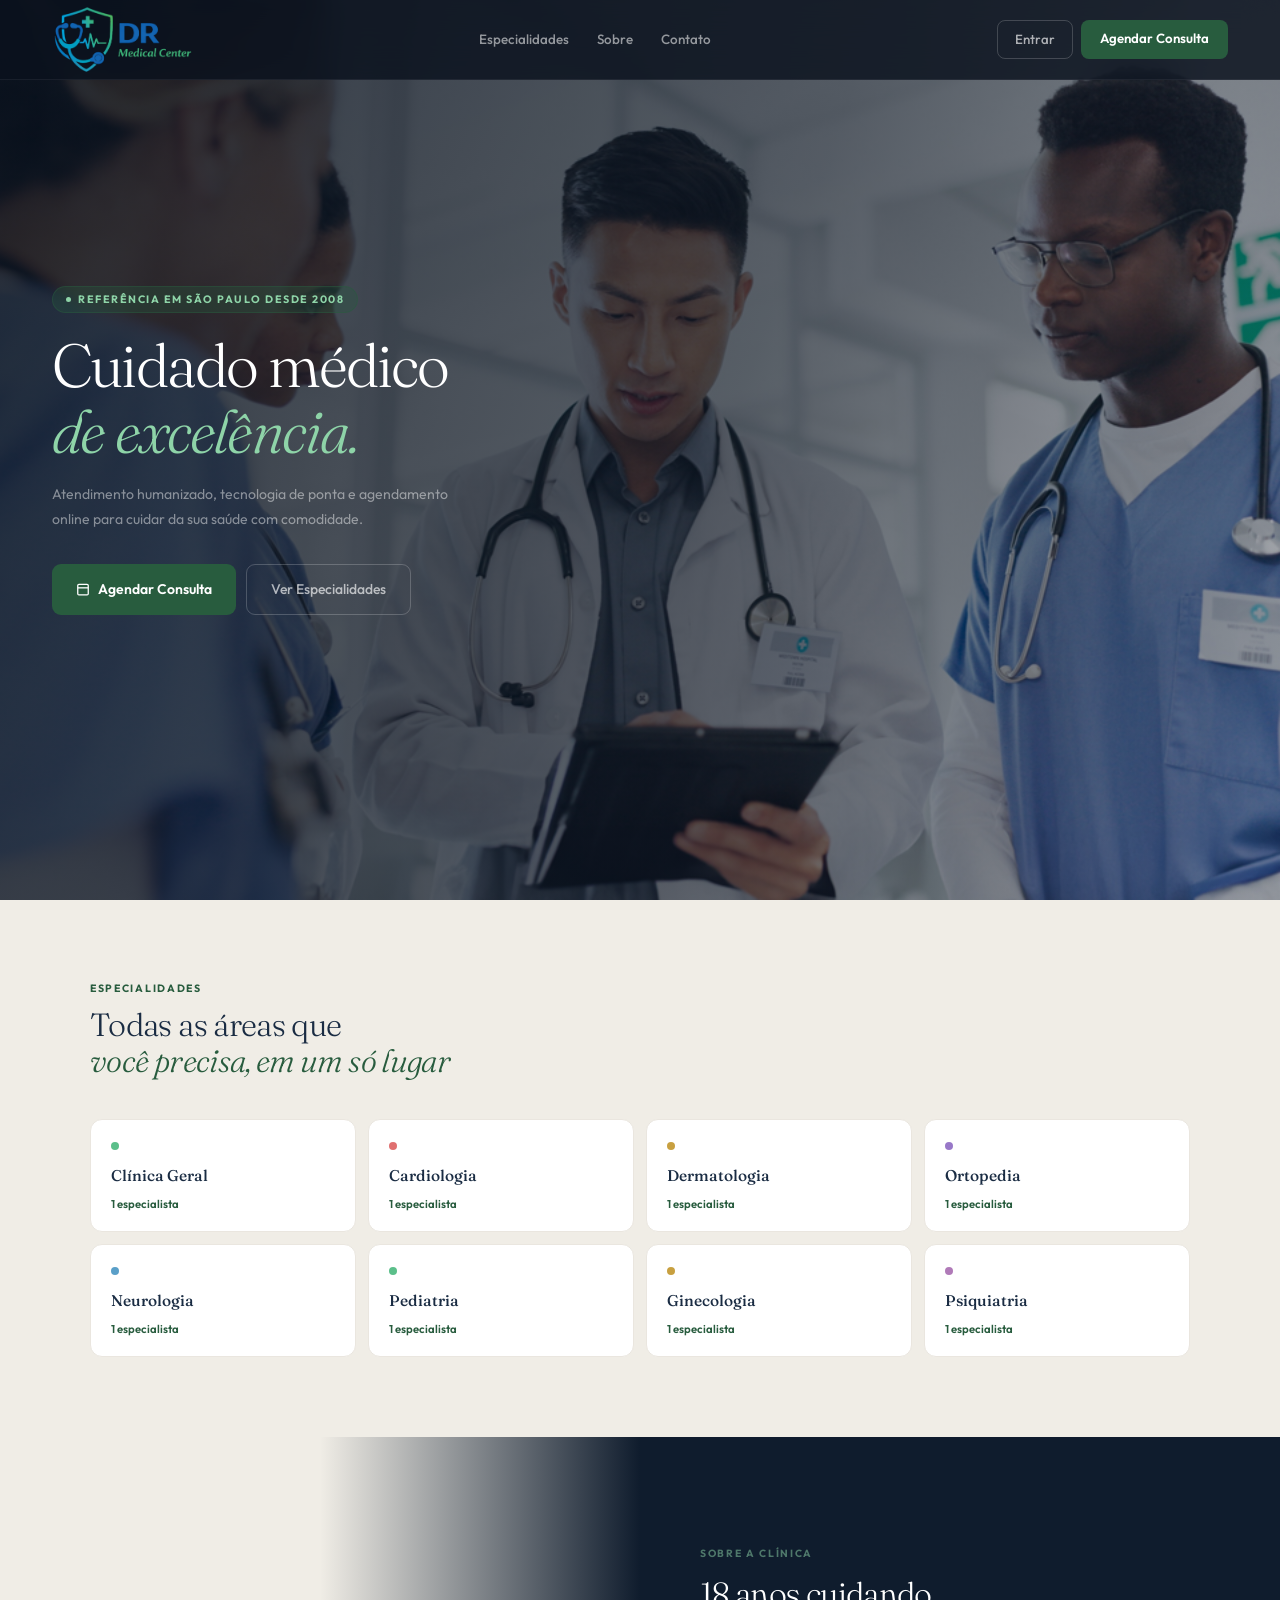
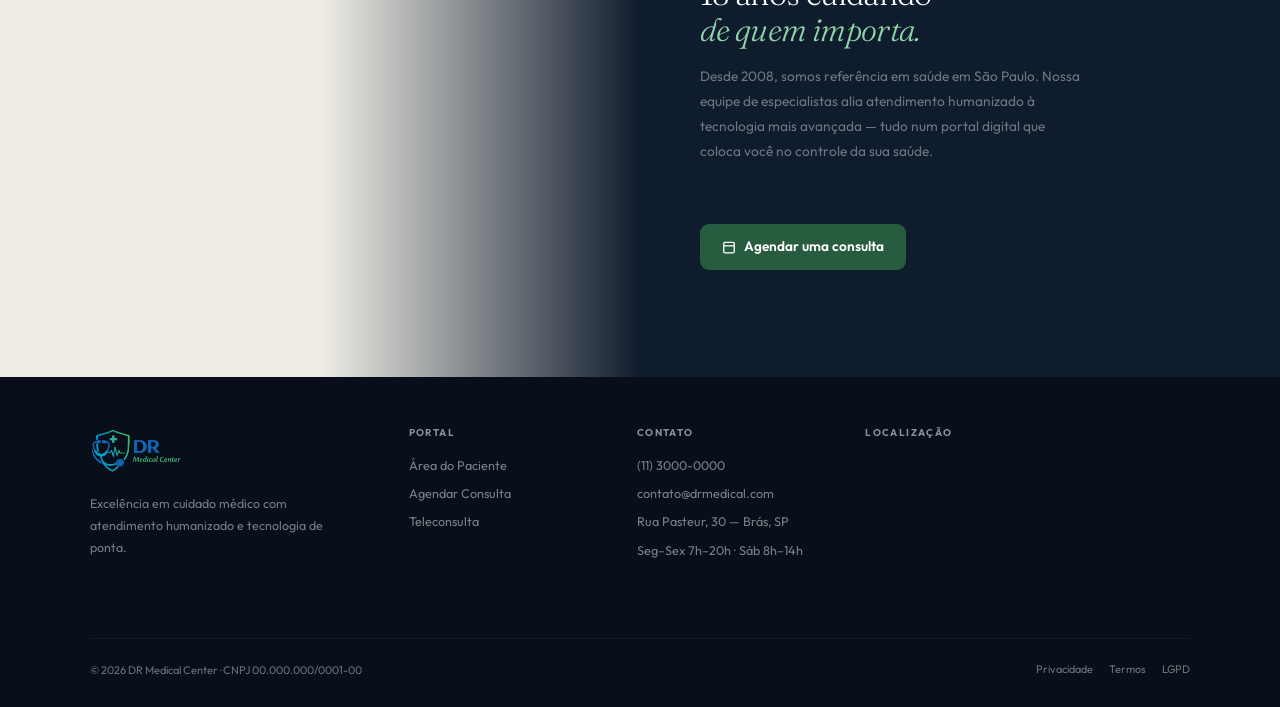
<file: index.html>
<!DOCTYPE html>
<html lang="pt-BR">
<head>
  <meta charset="UTF-8">
  <meta name="viewport" content="width=device-width, initial-scale=1.0">
  <title>DR Medical Center</title>
  <link rel="stylesheet" href="style.css">
</head>
<body>

<!-- NAV -->
<nav class="nav dark" id="nav">
  <a href="#" class="nav-brand">
    <img src="img/logo.png" alt="DR Medical Center" style="display:block; height:80px;">
  </a>
  <div class="nav-links">
    <a href="#especialidades" class="nav-link-land">Especialidades</a>
    <a href="#sobre" class="nav-link-land">Sobre</a>
    <a href="#contato" class="nav-link-land">Contato</a>
  </div>
  <div class="nav-cta">
    <a href="login.html" class="btn-ghost">Entrar</a>
    <a href="login.html" class="btn-green-nav">Agendar Consulta</a>
  </div>
</nav>

<!-- HERO -->
<section class="hero">
  <div class="hero-bg"></div>
  <div class="hero-body">
    <div class="hero-eyebrow">Referência em São Paulo desde 2008</div>
    <h1 class="hero-h1">Cuidado médico<br><em>de excelência.</em></h1>
    <p class="hero-sub">Atendimento humanizado, tecnologia de ponta e agendamento online para cuidar da sua saúde com comodidade.</p>
    <div class="hero-actions">
      <a href="login.html" class="hero-btn-primary">
        <svg width="14" height="14" viewBox="0 0 24 24" fill="none" stroke="currentColor" stroke-width="2.2"><rect x="3" y="4" width="18" height="18" rx="2"/><line x1="3" y1="10" x2="21" y2="10"/></svg>
        Agendar Consulta
      </a>
      <a href="#especialidades" class="hero-btn-secondary">Ver Especialidades</a>
    </div>
  </div>
</section>

<!-- ESPECIALIDADES -->
<section id="especialidades" class="specs-section">
  <div class="specs-section-inner">
    <p class="sec-label rv">Especialidades</p>
    <h2 class="sec-h2 rv">Todas as áreas que<br><em>você precisa, em um só lugar</em></h2>
    <div class="specs-grid">
      <a href="login.html" class="spec-card rv d1">
        <div class="spec-dot" style="background:#5BBF8A;"></div>
        <div class="spec-name">Clínica Geral</div>
        <div class="spec-count">1 especialista</div>
      </a>
      <a href="login.html" class="spec-card rv d2">
        <div class="spec-dot" style="background:#E07070;"></div>
        <div class="spec-name">Cardiologia</div>
        <div class="spec-count">1 especialista</div>
      </a>
      <a href="login.html" class="spec-card rv d3">
        <div class="spec-dot" style="background:#C8A040;"></div>
        <div class="spec-name">Dermatologia</div>
        <div class="spec-count">1 especialista</div>
      </a>
      <a href="login.html" class="spec-card rv d4">
        <div class="spec-dot" style="background:#9878C8;"></div>
        <div class="spec-name">Ortopedia</div>
        <div class="spec-count">1 especialista</div>
      </a>
      <a href="login.html" class="spec-card rv d5">
        <div class="spec-dot" style="background:#5A9FC8;"></div>
        <div class="spec-name">Neurologia</div>
        <div class="spec-count">1 especialista</div>
      </a>
      <a href="login.html" class="spec-card rv d6">
        <div class="spec-dot" style="background:#5BBF8A;"></div>
        <div class="spec-name">Pediatria</div>
        <div class="spec-count">1 especialista</div>
      </a>
      <a href="login.html" class="spec-card rv d7">
        <div class="spec-dot" style="background:#C8A040;"></div>
        <div class="spec-name">Ginecologia</div>
        <div class="spec-count">1 especialista</div>
      </a>
      <a href="login.html" class="spec-card rv d8">
        <div class="spec-dot" style="background:#B07AB8;"></div>
        <div class="spec-name">Psiquiatria</div>
        <div class="spec-count">1 especialista</div>
      </a>

    </div>
  </div>
</section>

<!-- ABOUT -->
<section id="sobre" class="about-section">
  <div class="about-photo rv">
    <div class="about-photo-overlay"></div>
  </div>
  <div class="about-text rv d2">
    <p class="about-label">Sobre a Clínica</p>
    <h2 class="about-h2">18 anos cuidando<br><em>de quem importa.</em></h2>
    <p class="about-p">Desde 2008, somos referência em saúde em São Paulo. Nossa equipe de especialistas alia atendimento humanizado à tecnologia mais avançada — tudo num portal digital que coloca você no controle da sua saúde.</p>
    <a href="login.html" class="about-cta">
      <svg width="14" height="14" viewBox="0 0 24 24" fill="none" stroke="currentColor" stroke-width="2.2"><rect x="3" y="4" width="18" height="18" rx="2"/><line x1="3" y1="10" x2="21" y2="10"/></svg>
      Agendar uma consulta
    </a>
  </div>
</section>

<!-- FOOTER -->
<footer class="footer" id="contato">
  <div class="footer-inner">
    <div class="footer-top" style="grid-template-columns: 1.5fr 1fr 1fr 1.8fr;">
      <div>
        <div class="footer-brand">
          <img src="img/logo.png" alt="DR Medical Center" style="height:52px; display:block; margin-bottom:4px;">
        </div>
        <p class="footer-desc">Excelência em cuidado médico com atendimento humanizado e tecnologia de ponta.</p>
      </div>
      <div>
        <div class="footer-col-h">Portal</div>
        <div class="footer-col-links">
          <a href="login.html" class="footer-col-link">Área do Paciente</a>
          <a href="login.html" class="footer-col-link">Agendar Consulta</a>
          <a href="login.html" class="footer-col-link">Teleconsulta</a>
        </div>
      </div>
      <div>
        <div class="footer-col-h">Contato</div>
        <div class="footer-col-links">
          <span class="footer-col-link">(11) 3000-0000</span>
          <span class="footer-col-link">contato@drmedical.com</span>
          <span class="footer-col-link">Rua Pasteur, 30 — Brás, SP</span>
          <span class="footer-col-link">Seg–Sex 7h–20h · Sáb 8h–14h</span>
        </div>
      </div>
      <div>
        <div class="footer-col-h">Localização</div>
        <div class="footer-map">
          <iframe
            src="https://maps.google.com/maps?q=R.+Monsenhor+Andrade,+298,+Br%C3%A1s,+S%C3%A3o+Paulo+SP+03008-000&output=embed"
            width="100%" height="140" style="border:0; border-radius:8px; opacity:.75;"
            allowfullscreen="" loading="lazy"
            referrerpolicy="no-referrer-when-downgrade">
          </iframe>
        </div>
      </div>
    </div>
    <div class="footer-bottom">
      <p class="footer-copy">© 2026 DR Medical Center · CNPJ 00.000.000/0001-00</p>
      <div class="footer-legal">
        <a href="#">Privacidade</a>
        <a href="#">Termos</a>
        <a href="#">LGPD</a>
      </div>
    </div>
  </div>
</footer>

<script>
// Nav scroll effect
window.addEventListener('scroll', () => {
  document.getElementById('nav').classList.toggle('dark', true);
}, { passive: true });

// Smooth anchor scroll
document.querySelectorAll('a[href^="#"]').forEach(a => {
  a.addEventListener('click', e => {
    const t = document.querySelector(a.getAttribute('href'));
    if (t) { e.preventDefault(); t.scrollIntoView({ behavior: 'smooth' }); }
  });
});

// Reveal on scroll
const obs = new IntersectionObserver(entries =>
  entries.forEach(e => { if (e.isIntersecting) { e.target.classList.add('in'); obs.unobserve(e.target); } }),
  { threshold: 0.07, rootMargin: '0px 0px -28px 0px' }
);
document.querySelectorAll('.rv').forEach(el => obs.observe(el));
</script>
</body>
</html>
</file>
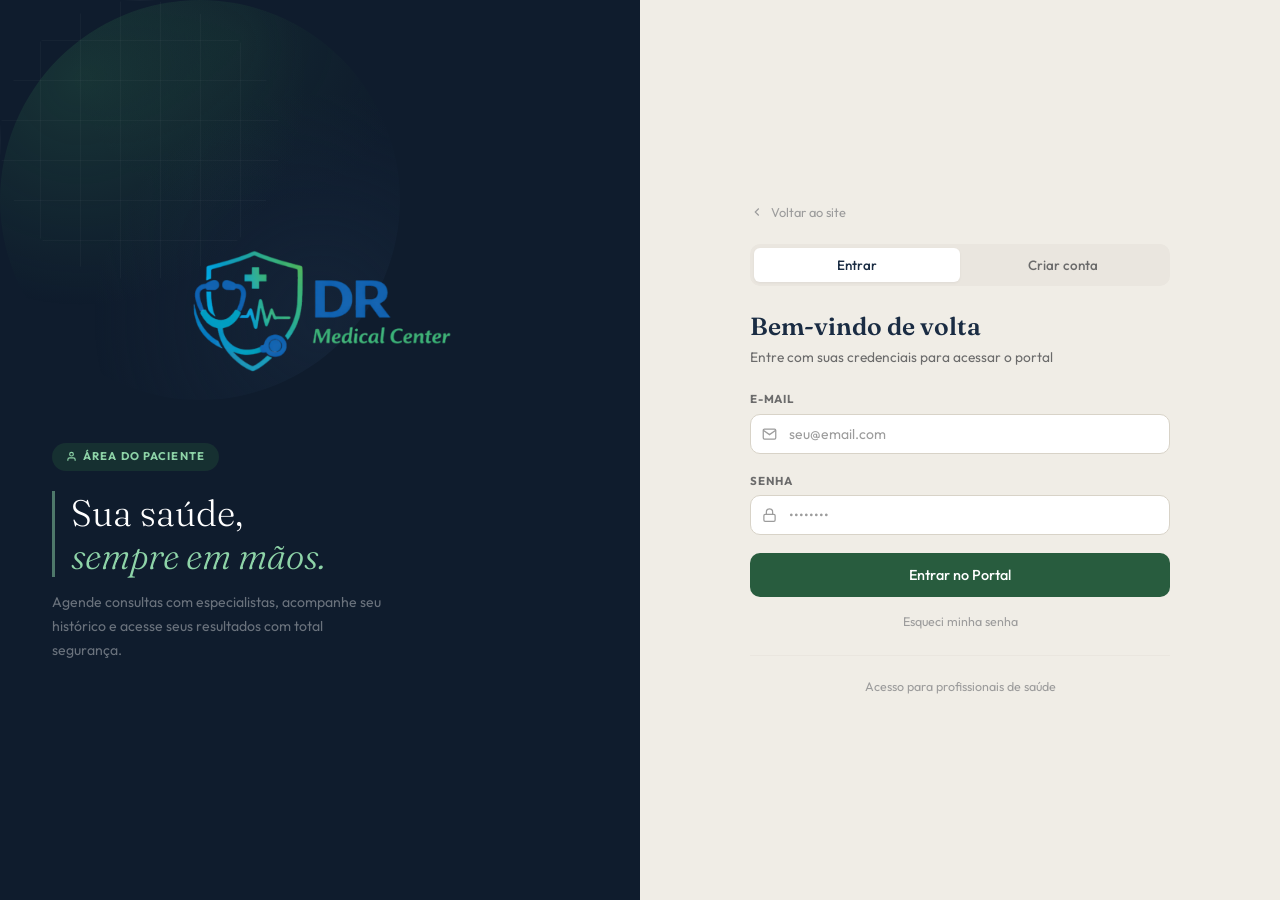
<file: login.html>
<!DOCTYPE html>
<html lang="pt-BR">
<head>
  <meta charset="UTF-8">
  <meta name="viewport" content="width=device-width, initial-scale=1.0">
  <title>DR Medical Center — Acesso ao Portal</title>
  <link rel="stylesheet" href="style.css">
</head>
<body>

<div class="auth-shell">

  <!-- ── Painel esquerdo com a marca ── -->
  <div class="auth-panel">

    <div class="auth-brand">
      <img src="img/logo.png" alt="DR Medical Center" style="display:block; height:150px; margin:0 auto 8px auto;">
    </div>

    <div class="auth-panel-body">
      <div class="auth-role-pill patient">
        <svg viewBox="0 0 24 24"><path d="M20 21v-2a4 4 0 0 0-4-4H8a4 4 0 0 0-4 4v2"/><circle cx="12" cy="7" r="4"/></svg>
        Área do Paciente
      </div>
      <h2 class="auth-panel-h2">Sua saúde,<em class="green-em">sempre em mãos.</em></h2>
      <p class="auth-panel-desc">Agende consultas com especialistas, acompanhe seu histórico e acesse seus resultados com total segurança.</p>
    </div>

  </div>

  <!-- ── Painel direito com os formulários ── -->
  <div class="auth-form-panel">
    <div class="auth-form-box">

      <!-- Botão voltar ao site -->
      <button class="auth-back" id="btn-voltar">
        <svg viewBox="0 0 24 24"><polyline points="15 18 9 12 15 6"/></svg>
        Voltar ao site
      </button>

      <!-- Mensagem de erro (lida da URL via JS) -->
      <div id="msg-erro" class="callout callout-red form-mb" style="display:none;">
        <svg viewBox="0 0 24 24"><circle cx="12" cy="12" r="10"/><line x1="12" y1="8" x2="12" y2="12"/></svg>
        <div id="msg-erro-texto"></div>
      </div>

      <!-- Abas: Entrar / Criar conta -->
      <div class="auth-tabs">
        <button class="auth-tab active" data-tab="form-login">Entrar</button>
        <button class="auth-tab" data-tab="form-register">Criar conta</button>
      </div>

      <!-- ── Formulário de Login ── -->
      <div id="form-login" class="auth-form">
        <div class="auth-heading">
          <h3>Bem-vindo de volta</h3>
          <p>Entre com suas credenciais para acessar o portal</p>
        </div>

        <form method="POST" action="login.php">
          <input type="hidden" name="acao" value="login">

          <div class="form-group form-mb">
            <label class="field-label">E-mail</label>
            <div class="input-icon">
              <svg viewBox="0 0 24 24"><path d="M4 4h16c1.1 0 2 .9 2 2v12c0 1.1-.9 2-2 2H4c-1.1 0-2-.9-2-2V6c0-1.1.9-2 2-2z"/><polyline points="22,6 12,13 2,6"/></svg>
              <input type="email" name="email" placeholder="seu@email.com" required>
            </div>
          </div>

          <div class="form-group form-mb">
            <label class="field-label">Senha</label>
            <div class="input-icon">
              <svg viewBox="0 0 24 24"><rect x="3" y="11" width="18" height="11" rx="2"/><path d="M7 11V7a5 5 0 0 1 10 0v4"/></svg>
              <input type="password" name="senha" placeholder="••••••••" required>
            </div>
          </div>

          <button type="submit" class="btn-block-green">Entrar no Portal</button>
        </form>
        <div class="forgot-link">
          <a href="recuperar_senha.php?tipo=paciente">Esqueci minha senha</a>
        </div>
      </div>

      <!-- ── Formulário de Cadastro ── -->
      <div id="form-register" class="auth-form hidden">
        <div class="auth-heading">
          <h3>Criar conta</h3>
          <p>Preencha seus dados para se cadastrar</p>
        </div>

        <form method="POST" action="login.php">
          <input type="hidden" name="acao" value="cadastro">

          <div class="form-grid form-mb">
            <div class="form-group">
              <label class="field-label">Nome completo *</label>
              <input type="text" name="nome" placeholder="Seu nome" required>
            </div>
            <div class="form-group">
              <label class="field-label">CPF *</label>
              <input type="text" name="cpf" placeholder="000.000.000-00" required>
            </div>
          </div>

          <div class="form-group form-mb">
            <label class="field-label">E-mail *</label>
            <input type="email" name="email" placeholder="seu@email.com" required>
          </div>

          <div class="form-grid form-mb">
            <div class="form-group">
              <label class="field-label">Telefone</label>
              <input type="tel" name="telefone" placeholder="(11) 99999-9999">
            </div>
            <div class="form-group">
              <label class="field-label">Data de Nascimento</label>
              <input type="date" name="nascimento">
            </div>
          </div>

          <div class="form-group form-mb">
            <label class="field-label">Senha *</label>
            <input type="password" name="senha" placeholder="Mínimo 6 caracteres" required>
          </div>

          <button type="submit" class="btn-block-green">Criar Conta</button>
        </form>
      </div>

      <!-- Link discreto para acesso médico -->
      <div class="doctor-subtle-link">
        <a href="medico.php">Acesso para profissionais de saúde</a>
      </div>

    </div>
  </div>

</div>

<script>
  // Troca entre as abas Entrar / Criar conta
  document.querySelectorAll('.auth-tab[data-tab]').forEach(btn => {
    btn.addEventListener('click', () => {
      document.querySelectorAll('.auth-tab').forEach(b => b.classList.remove('active'));
      btn.classList.add('active');
      document.querySelectorAll('.auth-form').forEach(f => f.classList.add('hidden'));
      document.getElementById(btn.dataset.tab).classList.remove('hidden');
    });
  });

  // Botão voltar ao site
  document.getElementById('btn-voltar').addEventListener('click', () => {
    window.location.href = 'index.html';
  });

  // Lê mensagens de erro da URL
  const params = new URLSearchParams(window.location.search);
  if (params.get('erro')) {
    const divErro = document.getElementById('msg-erro');
    const txtErro = document.getElementById('msg-erro-texto');
    txtErro.textContent = params.get('erro');
    divErro.style.display = 'flex';
  }
  if (params.get('tab') === 'register') {
    document.querySelectorAll('.auth-tab').forEach(b => b.classList.remove('active'));
    document.querySelector('[data-tab="form-register"]').classList.add('active');
    document.querySelectorAll('.auth-form').forEach(f => f.classList.add('hidden'));
    document.getElementById('form-register').classList.remove('hidden');
  }
</script>

</body>
</html>
</file>
<file: style.css>
/* ================================================================
   DR MEDICAL CENTER — DESIGN SYSTEM
   Todos os estilos do projeto estão aqui.
   Nenhum style="" deve aparecer nos arquivos HTML/PHP.
   ================================================================ */

@import url('https://fonts.googleapis.com/css2?family=Fraunces:ital,opsz,wght@0,9..144,300;0,9..144,400;0,9..144,600;0,9..144,700;1,9..144,300;1,9..144,400&family=Outfit:wght@300;400;500;600;700&display=swap');

/* ── Variáveis de cor e espaçamento ─────────────────────── */
:root {
  --bg:          #F0EDE6;
  --bg-warm:     #EAE6DD;
  --surface:     #FFFFFF;
  --surface-off: #FAF8F4;

  --ink:         #181818;
  --ink-mid:     #3D3D3D;
  --ink-light:   #6B6B6B;
  --ink-muted:   #9C9C9C;

  --rule:        #D8D3C8;
  --rule-light:  #EAE6DF;

  --navy:        #1A2C43;
  --navy-deep:   #0F1C2D;
  --navy-soft:   #243650;

  --green:       #285C3E;
  --green-mid:   #327A50;
  --green-pale:  #E6F0EB;
  --green-tint:  #F0F7F3;
  --green-glow:  rgba(40,92,62,.15);

  --gold:        #A97428;
  --gold-light:  #F5EDDF;
  --gold-pale:   #FBF6EE;

  --red:         #B02C2C;
  --red-light:   #FAEAEA;
  --amber:       #966018;
  --amber-light: #F7EFE1;
  --violet:      #47337A;
  --violet-light:#EEE9F7;
  --sky:         #1D5C8A;
  --sky-light:   #E5EFF7;

  --sidebar-w: 272px;
  --topbar-h:  64px;

  --r-xs: 3px; --r-sm: 6px; --r-md: 10px; --r-lg: 16px; --r-xl: 22px; --r-pill: 999px;

  --shadow-xs:   0 1px 3px rgba(0,0,0,.05);
  --shadow-sm:   0 2px 10px rgba(0,0,0,.07), 0 1px 2px rgba(0,0,0,.04);
  --shadow-md:   0 6px 28px rgba(0,0,0,.09), 0 2px 8px rgba(0,0,0,.05);
  --shadow-lg:   0 14px 52px rgba(0,0,0,.13), 0 4px 14px rgba(0,0,0,.07);
  --shadow-card: 0 2px 12px rgba(26,44,67,.06), 0 1px 3px rgba(26,44,67,.04);

  --ease: cubic-bezier(.4,0,.2,1);
  --t-fast: 140ms; --t-base: 220ms; --t-slow: 360ms;
}

/* ── Reset ──────────────────────────────────────────────── */
*, *::before, *::after { box-sizing: border-box; margin: 0; padding: 0; }
html { -webkit-font-smoothing: antialiased; scroll-behavior: smooth; }
body { font-family: 'Outfit', sans-serif; font-size: 15px; line-height: 1.6; background: var(--bg); color: var(--ink); }
img, svg { display: block; }
button { font-family: inherit; cursor: pointer; }
a { color: inherit; text-decoration: none; }
ul { list-style: none; }
input, select, textarea { font-family: inherit; }

/* ── Scrollbar ──────────────────────────────────────────── */
::-webkit-scrollbar { width: 5px; height: 5px; }
::-webkit-scrollbar-track { background: transparent; }
::-webkit-scrollbar-thumb { background: var(--rule); border-radius: 3px; }

/* ── Animações ──────────────────────────────────────────── */
@keyframes fadeUp  { from { opacity:0; transform:translateY(12px); } to { opacity:1; transform:translateY(0); } }
@keyframes fadeIn  { from { opacity:0; }                             to { opacity:1; } }
@keyframes slideR  { from { opacity:0; transform:translateX(18px); } to { opacity:1; transform:translateX(0); } }
@keyframes scaleIn { from { opacity:0; transform:scale(.96); }       to { opacity:1; transform:scale(1); } }

.anim-fadeup { animation: fadeUp var(--t-slow) var(--ease) both; }
.page-enter  { animation: fadeUp .3s var(--ease) both; }

/* ── Tipografia ─────────────────────────────────────────── */
h1,h2,h3 { font-family: 'Fraunces', serif; font-weight: 600; color: var(--navy); line-height: 1.2; }
h1 { font-size: 2.8rem; }
h2 { font-size: 2rem; }
h3 { font-size: 1.45rem; }
p  { color: var(--ink-mid); line-height: 1.65; }

.eyebrow {
  font-size: .7rem; font-weight: 700; letter-spacing: .15em;
  text-transform: uppercase; color: var(--green);
}
.text-muted  { color: var(--ink-muted); }
.text-navy   { color: var(--navy); }
.fw-500 { font-weight: 500; }
.fw-600 { font-weight: 600; }
.fs-sm  { font-size: .82rem; }
.fs-xs  { font-size: .75rem; }

/* ── Layout geral ───────────────────────────────────────── */
.app-shell { display: flex; min-height: 100vh; }
.hidden    { display: none !important; }

/* ── Sidebar ────────────────────────────────────────────── */
.sidebar {
  width: var(--sidebar-w); min-width: var(--sidebar-w);
  background: var(--navy);
  display: flex; flex-direction: column;
  position: sticky; top: 0; height: 100vh;
  overflow-y: auto; flex-shrink: 0; z-index: 50;
}
.sidebar-brand {
  padding: 22px 16px 18px;
  border-bottom: 1px solid rgba(255,255,255,.07);
  display: flex; align-items: center; justify-content: center;
}
.sidebar-brand-icon {
  width: 38px; height: 38px; background: var(--green-mid);
  border-radius: var(--r-md);
  display: flex; align-items: center; justify-content: center; flex-shrink: 0;
}
.sidebar-brand-icon svg { width: 20px; height: 20px; stroke: #fff; fill: none; stroke-width: 2.3; stroke-linecap: round; }
.sidebar-brand-text strong { display: block; font-family: 'Fraunces', serif; color: #fff; font-size: 1.05rem; font-weight: 600; line-height: 1.2; }
.sidebar-brand-text span   { font-size: .67rem; letter-spacing: .12em; text-transform: uppercase; color: rgba(255,255,255,.3); }

.sidebar-profile {
  padding: 16px 22px;
  border-bottom: 1px solid rgba(255,255,255,.06);
  display: flex; align-items: center; gap: 11px;
}
.profile-avatar-sm {
  width: 36px; height: 36px; border-radius: 50%;
  background: rgba(255,255,255,.1); border: 1.5px solid rgba(255,255,255,.2);
  display: flex; align-items: center; justify-content: center;
  font-size: .78rem; font-weight: 600; color: rgba(255,255,255,.85); flex-shrink: 0;
}
.sidebar-profile-name { color: rgba(255,255,255,.88); font-size: .86rem; font-weight: 500; }
.sidebar-profile-role { color: rgba(255,255,255,.35); font-size: .7rem; }

.sidebar-nav { flex: 1; padding: 14px 12px; }
.nav-section-label {
  padding: 14px 10px 6px;
  font-size: .65rem; font-weight: 700; letter-spacing: .13em;
  text-transform: uppercase; color: rgba(255,255,255,.22);
}
.nav-link {
  display: flex; align-items: center; gap: 10px;
  padding: 10px; border-radius: var(--r-md);
  color: rgba(255,255,255,.48); font-size: .865rem; font-weight: 400;
  transition: all var(--t-fast) var(--ease);
  cursor: pointer; border: none; background: none;
  width: 100%; text-align: left; margin-bottom: 2px;
}
.nav-link svg         { width: 17px; height: 17px; stroke: currentColor; fill: none; stroke-width: 1.8; flex-shrink: 0; }
.nav-link:hover       { background: rgba(255,255,255,.07); color: rgba(255,255,255,.8); }
.nav-link.active      { background: rgba(40,92,62,.42); color: #8ED4A8; }
.nav-link.active svg  { stroke: #8ED4A8; }
.nav-link.exit        { color: rgba(200,80,80,.52); }
.nav-link.exit:hover  { background: rgba(160,40,40,.14); color: rgba(230,90,90,.9); }

.sidebar-footer { padding: 12px; border-top: 1px solid rgba(255,255,255,.07); }

/* ── Área principal ─────────────────────────────────────── */
.main-area { flex: 1; display: flex; flex-direction: column; min-height: 100vh; overflow-x: hidden; }

/* ── Topbar ─────────────────────────────────────────────── */
.topbar {
  height: var(--topbar-h); background: var(--surface);
  border-bottom: 1px solid var(--rule-light);
  padding: 0 32px;
  display: flex; align-items: center; justify-content: space-between;
  position: sticky; top: 0; z-index: 40;
}
.topbar-left h2 { font-size: .95rem; font-weight: 600; color: var(--navy); font-family: 'Outfit', sans-serif; }
.topbar-left p  { font-size: .73rem; color: var(--ink-muted); margin-top: 1px; }
.topbar-right   { display: flex; align-items: center; gap: 10px; }

.tag-badge {
  display: inline-flex; align-items: center; gap: 5px;
  padding: 4px 12px; border-radius: var(--r-pill);
  font-size: .72rem; font-weight: 600; letter-spacing: .03em;
}
.tag-badge.patient { background: var(--green-pale); color: var(--green); border: 1px solid rgba(40,92,62,.18); }
.tag-badge.doctor  { background: #E8EDF5; color: var(--navy); border: 1px solid rgba(26,44,67,.15); }
.tag-badge.admin   { background: var(--red-light); color: var(--red); border: 1px solid rgba(176,44,44,.18); }

/* ── Conteúdo da página ─────────────────────────────────── */
.page-content { padding: 32px; flex: 1; }

.page-header {
  margin-bottom: 28px; padding-bottom: 22px;
  border-bottom: 1px solid var(--rule-light);
  display: flex; align-items: flex-end; justify-content: space-between; gap: 16px;
}
.page-header .eyebrow { margin-bottom: 6px; }
.page-header h2 { font-size: 1.75rem; line-height: 1; }
.page-header p  { font-size: .86rem; color: var(--ink-light); margin-top: 5px; }

/* ── Botões ─────────────────────────────────────────────── */
.btn {
  display: inline-flex; align-items: center; justify-content: center; gap: 7px;
  padding: 10px 20px; border-radius: var(--r-md);
  font-size: .86rem; font-weight: 500; font-family: 'Outfit', sans-serif;
  border: 1.5px solid transparent; cursor: pointer;
  transition: all var(--t-fast) var(--ease);
  white-space: nowrap;
}
.btn svg { width: 15px; height: 15px; stroke: currentColor; fill: none; stroke-width: 2; flex-shrink: 0; }

.btn-primary  { background: var(--navy);  border-color: var(--navy);  color: #fff; }
.btn-primary:hover  { background: var(--navy-deep); }

.btn-green    { background: var(--green); border-color: var(--green); color: #fff; }
.btn-green:hover    { background: var(--green-mid); }

.btn-outline  { background: transparent; border-color: var(--rule); color: var(--ink-mid); }
.btn-outline:hover  { border-color: var(--navy); color: var(--navy); background: var(--surface-off); }

.btn-ghost    { background: transparent; border-color: transparent; color: var(--ink-light); }
.btn-ghost:hover    { background: var(--rule-light); color: var(--ink); }

.btn-red-soft { background: var(--red-light); border-color: rgba(176,44,44,.18); color: var(--red); }
.btn-red-soft:hover { background: var(--red); color: #fff; border-color: var(--red); }

.btn-sm  { padding: 6px 14px; font-size: .78rem; }
.btn-xs  { padding: 4px 10px; font-size: .73rem; }

.btn-block-navy  { width: 100%; background: var(--navy);  border-color: var(--navy);  color: #fff; padding: 13px; border-radius: var(--r-md); border: none; font-size: .9rem; font-weight: 500; font-family: 'Outfit', sans-serif; cursor: pointer; transition: background var(--t-fast) var(--ease); }
.btn-block-navy:hover  { background: var(--navy-deep); }
.btn-block-green { width: 100%; background: var(--green); border-color: var(--green); color: #fff; padding: 13px; border-radius: var(--r-md); border: none; font-size: .9rem; font-weight: 500; font-family: 'Outfit', sans-serif; cursor: pointer; transition: background var(--t-fast) var(--ease); }
.btn-block-green:hover { background: var(--green-mid); }

/* ── Formulários ────────────────────────────────────────── */
.form-grid  { display: grid; grid-template-columns: 1fr 1fr; gap: 18px; }
.form-group { display: flex; flex-direction: column; gap: 5px; }
.form-mb    { margin-bottom: 18px; }

.field-label {
  font-size: .72rem; font-weight: 700; letter-spacing: .07em;
  text-transform: uppercase; color: var(--ink-light);
}

input[type=text], input[type=email], input[type=password],
input[type=date], input[type=tel], input[type=number],
select, textarea {
  width: 100%; padding: 10px 13px;
  border: 1.5px solid var(--rule); border-radius: var(--r-md);
  font-size: .875rem; font-family: 'Outfit', sans-serif;
  background: var(--surface); color: var(--ink);
  transition: border-color var(--t-fast) var(--ease), box-shadow var(--t-fast) var(--ease);
  outline: none; -webkit-appearance: none; appearance: none;
}
input:focus, select:focus, textarea:focus {
  border-color: var(--green);
  box-shadow: 0 0 0 3px rgba(40,92,62,.1);
}
input::placeholder, textarea::placeholder { color: var(--ink-muted); }
textarea { resize: vertical; min-height: 88px; }
select {
  background-image: url("data:image/svg+xml,%3Csvg xmlns='http://www.w3.org/2000/svg' viewBox='0 0 24 24' fill='none' stroke='%236B6B6B' stroke-width='2'%3E%3Cpolyline points='6 9 12 15 18 9'/%3E%3C/svg%3E");
  background-repeat: no-repeat; background-position: right 11px center;
  background-size: 15px; padding-right: 34px; cursor: pointer;
}

.input-icon { position: relative; }
.input-icon svg { position: absolute; left: 12px; top: 50%; transform: translateY(-50%); width: 15px; height: 15px; stroke: var(--ink-muted); fill: none; stroke-width: 2; pointer-events: none; }
.input-icon input { padding-left: 38px; }

.form-divider {
  display: flex; align-items: center; gap: 12px;
  margin: 22px 0 20px;
}
.form-divider h5 {
  font-size: .72rem; font-weight: 700; letter-spacing: .1em;
  text-transform: uppercase; color: var(--navy); white-space: nowrap;
}
.form-divider::after { content: ''; flex: 1; height: 1px; background: var(--rule-light); }

/* ── Cards ──────────────────────────────────────────────── */
.card-flat { background: var(--surface); border: 1px solid var(--rule); border-radius: var(--r-lg); }
.card-header {
  padding: 18px 22px; border-bottom: 1px solid var(--rule-light);
  display: flex; align-items: center; justify-content: space-between;
}
.card-title { font-size: .9rem; font-weight: 600; color: var(--navy); display: flex; align-items: center; gap: 8px; }
.card-title svg { width: 16px; height: 16px; stroke: var(--green); fill: none; stroke-width: 2; }
.card-body   { padding: 20px 22px; }
.card-footer {
  padding: 14px 22px; border-top: 1px solid var(--rule-light);
  background: var(--surface-off);
  display: flex; align-items: center; justify-content: flex-end; gap: 10px;
}

/* ── Stat Cards ─────────────────────────────────────────── */
.stat-card {
  background: var(--surface); border: 1px solid var(--rule);
  border-radius: var(--r-lg); padding: 22px 20px;
  position: relative; overflow: hidden;
  transition: transform var(--t-base) var(--ease);
}
.stat-card::after {
  content: ''; position: absolute; top: 0; left: 0; right: 0; height: 3px;
  background: var(--green); transform: scaleX(0); transform-origin: left;
  transition: transform var(--t-base) var(--ease);
}
.stat-card:hover { transform: translateY(-2px); }
.stat-card:hover::after { transform: scaleX(1); }
.stat-number { font-family: 'Fraunces', serif; font-size: 2.5rem; font-weight: 600; color: var(--navy); line-height: 1; }
.stat-label  { font-size: .78rem; color: var(--ink-light); font-weight: 500; margin-top: 5px; }
.stat-sub    { font-size: .72rem; color: var(--green); margin-top: 8px; font-weight: 500; }

/* ── Tabelas ────────────────────────────────────────────── */
.table-wrap { overflow-x: auto; }
table { width: 100%; border-collapse: collapse; }
thead tr { border-bottom: 2px solid var(--rule); }
thead th {
  font-size: .7rem; font-weight: 700; letter-spacing: .09em;
  text-transform: uppercase; color: var(--ink-muted);
  padding: 10px 16px 12px; text-align: left; white-space: nowrap;
}
tbody tr { border-bottom: 1px solid var(--rule-light); transition: background var(--t-fast) var(--ease); }
tbody tr:last-child { border-bottom: none; }
tbody tr:hover { background: var(--surface-off); }
tbody td { padding: 13px 16px; font-size: .86rem; color: var(--ink-mid); vertical-align: middle; }
.td-primary { font-weight: 600; color: var(--navy) !important; }
.td-muted   { color: var(--ink-muted) !important; font-size: .78rem !important; }

/* ── Célula de paciente (tabela) ────────────────────────── */
.patient-cell { display: flex; align-items: center; gap: 11px; }
.avatar {
  width: 33px; height: 33px; border-radius: 50%;
  display: flex; align-items: center; justify-content: center;
  font-size: .73rem; font-weight: 700; flex-shrink: 0;
}
.av-navy   { background: #E8EDF5;           color: var(--navy);   }
.av-green  { background: var(--green-pale); color: var(--green);  }
.av-amber  { background: var(--amber-light);color: var(--amber);  }
.av-violet { background: var(--violet-light);color: var(--violet);}
.av-red    { background: var(--red-light);  color: var(--red);    }
.av-sky    { background: var(--sky-light);  color: var(--sky);    }
.av-gold   { background: var(--gold-light); color: var(--gold);   }
.patient-cell-name { font-weight: 600; color: var(--navy); font-size: .875rem; }
.patient-cell-sub  { font-size: .73rem; color: var(--ink-muted); margin-top: 1px; }

/* ── Badges ─────────────────────────────────────────────── */
.badge {
  display: inline-flex; align-items: center; gap: 5px;
  padding: 3px 9px; border-radius: var(--r-pill);
  font-size: .71rem; font-weight: 700; letter-spacing: .02em; white-space: nowrap;
}
.badge::before { content: ''; width: 5px; height: 5px; border-radius: 50%; background: currentColor; flex-shrink: 0; }
.badge-green  { background: var(--green-pale);   color: var(--green);  }
.badge-amber  { background: var(--amber-light);  color: var(--amber);  }
.badge-red    { background: var(--red-light);    color: var(--red);    }
.badge-violet { background: var(--violet-light); color: var(--violet); }
.badge-navy   { background: #E8EDF5;             color: var(--navy);   }
.badge-gold   { background: var(--gold-pale);    color: var(--gold);   }

/* ── Filtros ────────────────────────────────────────────── */
.filter-bar { display: flex; align-items: center; gap: 8px; flex-wrap: wrap; margin-bottom: 20px; }
.filter-btn {
  padding: 6px 16px; border-radius: var(--r-pill);
  font-size: .78rem; font-weight: 500; font-family: 'Outfit', sans-serif;
  border: 1.5px solid var(--rule); background: var(--surface); color: var(--ink-mid);
  cursor: pointer; transition: all var(--t-fast) var(--ease);
}
.filter-btn:hover  { border-color: var(--navy); color: var(--navy); }
.filter-btn.active { background: var(--navy); border-color: var(--navy); color: #fff; }

/* ── Campo de busca ─────────────────────────────────────── */
.search-wrap {
  display: flex; align-items: center; gap: 8px;
  padding: 8px 13px; border: 1.5px solid var(--rule);
  border-radius: var(--r-md); background: var(--surface);
  transition: border-color var(--t-fast) var(--ease);
}
.search-wrap:focus-within { border-color: var(--green); }
.search-wrap svg   { width: 15px; height: 15px; stroke: var(--ink-muted); fill: none; stroke-width: 2; flex-shrink: 0; }
.search-wrap input { border: none; background: none; padding: 0; font-size: .875rem; color: var(--ink); outline: none; width: 200px; }

/* ── Callout (aviso/alerta) ─────────────────────────────── */
.callout {
  display: flex; align-items: flex-start; gap: 11px;
  padding: 13px 16px; border-radius: var(--r-md); font-size: .84rem; line-height: 1.55;
}
.callout svg          { width: 16px; height: 16px; stroke: currentColor; fill: none; stroke-width: 2; flex-shrink: 0; margin-top: 1px; }
.callout-green { background: var(--green-tint);  color: var(--green);  border-left: 3px solid var(--green); }
.callout-amber { background: var(--amber-light); color: var(--amber);  border-left: 3px solid var(--amber); }
.callout-red   { background: var(--red-light);   color: var(--red);    border-left: 3px solid var(--red);   }
.callout-navy  { background: #EEF1F6;            color: var(--navy);   border-left: 3px solid var(--navy);  }

/* ── Etapas (steps) ─────────────────────────────────────── */
.steps { display: flex; align-items: center; margin-bottom: 28px; }
.step-item { display: flex; align-items: center; gap: 8px; font-size: .8rem; color: var(--ink-muted); font-weight: 500; }
.step-dot {
  width: 28px; height: 28px; border-radius: 50%; border: 2px solid var(--rule);
  display: flex; align-items: center; justify-content: center;
  font-size: .74rem; font-weight: 700; flex-shrink: 0;
}
.step-item.active     { color: var(--navy); }
.step-item.active .step-dot { border-color: var(--green); background: var(--green); color: #fff; }
.step-item.done   .step-dot { border-color: var(--green); background: var(--green-pale); color: var(--green); }
.step-line       { flex: 1; height: 1px; background: var(--rule); margin: 0 8px; min-width: 24px; }
.step-line.done  { background: var(--green); }

/* ── Banner (topo do painel) ────────────────────────────── */
.banner {
  background: var(--navy); border-radius: var(--r-xl);
  padding: 30px 36px; position: relative; overflow: hidden; margin-bottom: 28px;
}
.banner::before {
  content: ''; position: absolute; top: -80px; right: -80px;
  width: 300px; height: 300px; border-radius: 50%;
  background: radial-gradient(circle, rgba(40,92,62,.2) 0%, transparent 70%);
}
.banner::after {
  content: ''; position: absolute; bottom: -60px; right: 160px;
  width: 200px; height: 200px; border-radius: 50%;
  background: radial-gradient(circle, rgba(169,116,40,.12) 0%, transparent 70%);
}
.banner-eyebrow { color: rgba(255,255,255,.4); font-size: .68rem; letter-spacing: .15em; text-transform: uppercase; font-weight: 700; margin-bottom: 6px; }
.banner-title   { font-family: 'Fraunces', serif; font-size: 1.95rem; color: #fff; margin-bottom: 5px; position: relative; z-index: 1; }
.banner-sub     { color: rgba(255,255,255,.48); font-size: .875rem; position: relative; z-index: 1; }
.banner-sub strong { color: #A8D8BB; }
.banner-actions { margin-top: 20px; display: flex; gap: 10px; position: relative; z-index: 1; }
.banner-btn       { padding: 9px 20px; border-radius: var(--r-md); font-size: .84rem; font-weight: 500; font-family: 'Outfit', sans-serif; cursor: pointer; border: none; transition: all var(--t-fast) var(--ease); }
.banner-btn-green { background: var(--green-mid); color: #fff; }
.banner-btn-green:hover { background: var(--green); }

/* Banner do médico — cor diferente */
.doc-banner { background: linear-gradient(130deg, var(--navy-deep) 0%, var(--navy-soft) 100%); }
.doc-banner .banner-sub strong { color: #D4B070; }

/* ── Linha de timeline (agenda) ─────────────────────────── */
.timeline-item {
  display: flex; align-items: center; gap: 14px;
  padding: 11px 14px; border-radius: var(--r-md);
  background: var(--surface-off); border: 1px solid var(--rule-light); margin-bottom: 8px;
}
.timeline-time { min-width: 44px; font-family: 'Fraunces', serif; font-size: .95rem; font-weight: 600; color: var(--navy); text-align: center; }

/* ── Grids ──────────────────────────────────────────────── */
.grid-2    { display: grid; grid-template-columns: 1fr 1fr;          gap: 20px; }
.grid-4    { display: grid; grid-template-columns: repeat(4, 1fr);   gap: 18px; }

/* ── Semana (agenda do médico) ──────────────────────────── */
.week-strip { display: flex; gap: 8px; margin-bottom: 22px; overflow-x: auto; padding-bottom: 4px; }
.week-day {
  background: var(--surface-off); border: 1.5px solid var(--rule-light);
  border-radius: var(--r-md); padding: 10px 6px;
  text-align: center; cursor: pointer;
  transition: all var(--t-fast) var(--ease);
  flex: 1; min-width: 0; flex-shrink: 0;
  display: flex; flex-direction: column;
  align-items: center; justify-content: center; gap: 2px;
}
.week-day:hover:not(.week-day-off) { border-color: var(--green); }
.week-day.active   { background: var(--navy); border-color: var(--navy); }
.week-day-off      { opacity: .35; pointer-events: none; }
.week-day-name     { font-size: .6rem; font-weight: 700; letter-spacing: .08em; text-transform: uppercase; color: var(--ink-muted); display: block; line-height: 1; }
.week-day.active .week-day-name { color: rgba(255,255,255,.5); }
.week-day-num      { font-family: 'Fraunces', serif; font-size: 1.25rem; font-weight: 600; color: var(--navy); display: block; line-height: 1.1; }
.week-day.active .week-day-num  { color: #fff; }
.week-day.active .week-day-name { color: rgba(255,255,255,.6); }
.week-day-dot      { width: 5px; height: 5px; border-radius: 50%; background: var(--green); margin: 4px auto 0; }

/* ── Cards de médico ────────────────────────────────────── */
.doctor-card {
  background: var(--surface); border: 1.5px solid var(--rule);
  border-radius: var(--r-xl); overflow: hidden;
  transition: all var(--t-base) var(--ease);
  display: flex; flex-direction: column;
}
.doctor-card:hover    { border-color: var(--green); box-shadow: var(--shadow-md); transform: translateY(-3px); }
.doctor-card.selected { border-color: var(--green); box-shadow: 0 0 0 3px var(--green-glow); }

.doctor-card-header {
  background: linear-gradient(135deg, var(--navy) 0%, var(--navy-soft) 100%);
  padding: 22px 22px 16px;
  display: flex; align-items: flex-start; gap: 14px;
}
.doctor-avatar {
  width: 56px; height: 56px; border-radius: 50%;
  display: flex; align-items: center; justify-content: center;
  font-family: 'Fraunces', serif; font-size: 1.3rem; font-weight: 600;
  flex-shrink: 0; border: 2px solid rgba(255,255,255,.2);
  background: rgba(255,255,255,.12); color: #fff;
}
.doctor-card-info { flex: 1; }
.doctor-card-name { font-family: 'Fraunces', serif; font-size: 1.05rem; color: #fff; font-weight: 600; margin-bottom: 3px; }
.doctor-card-crm  { font-size: .7rem; color: rgba(255,255,255,.45); margin-bottom: 6px; }
.doctor-card-spec {
  display: inline-flex;
  background: rgba(40,92,62,.35); color: #8ED4A8;
  padding: 3px 10px; border-radius: var(--r-pill);
  font-size: .68rem; font-weight: 700; letter-spacing: .06em; text-transform: uppercase;
}

.doctor-card-body   { padding: 18px 22px; flex: 1; }
.doctor-card-bio    { font-size: .82rem; color: var(--ink-light); line-height: 1.55; margin-bottom: 12px; }
.doctor-card-rating { display: flex; align-items: center; gap: 5px; font-size: .78rem; color: var(--ink-mid); }
.doctor-card-rating .stars { color: var(--gold); }

.doctor-card-footer {
  padding: 14px 22px; border-top: 1px solid var(--rule-light);
  background: var(--surface-off);
  display: flex; justify-content: flex-end;
}

/* ── Pílulas de especialidade ───────────────────────────── */
.spec-pills { display: flex; gap: 8px; flex-wrap: wrap; margin-bottom: 24px; }
.spec-pill {
  display: flex; align-items: center; gap: 6px;
  padding: 7px 16px; border-radius: var(--r-pill);
  border: 1.5px solid var(--rule); background: var(--surface);
  font-size: .8rem; font-weight: 500; font-family: 'Outfit', sans-serif;
  cursor: pointer; color: var(--ink-mid);
  transition: all var(--t-fast) var(--ease);
}
.spec-pill:hover  { border-color: var(--navy); color: var(--navy); }
.spec-pill.active { background: var(--navy); border-color: var(--navy); color: #fff; }

/* ── Layout da página de médicos ────────────────────────── */
.doctors-layout { display: grid; grid-template-columns: 1fr 340px; gap: 24px; align-items: start; }
.doctors-grid   { display: grid; grid-template-columns: repeat(auto-fill, minmax(260px, 1fr)); gap: 18px; }

/* ── Painel de horários ─────────────────────────────────── */
.schedule-panel {
  background: var(--surface); border: 1.5px solid var(--rule);
  border-radius: var(--r-xl); overflow: hidden;
  box-shadow: var(--shadow-sm); position: sticky; top: calc(var(--topbar-h) + 20px);
}
.empty-panel { padding: 48px 24px; text-align: center; color: var(--ink-muted); }
.empty-panel svg { width: 46px; height: 46px; stroke: var(--rule); fill: none; stroke-width: 1.5; margin: 0 auto 14px; }
.empty-panel p   { font-size: .86rem; }

/* Cabeçalho do painel com médico selecionado */
.panel-header      { padding: 20px 22px; border-bottom: 1px solid var(--rule-light); }
.panel-doctor-name { font-weight: 600; color: var(--navy); font-size: .9rem; }
.panel-doctor-spec { font-size: .76rem; color: var(--ink-muted); margin-top: 2px; }

/* Seção de datas e slots */
.panel-section       { padding: 16px 22px; border-bottom: 1px solid var(--rule-light); }
.panel-section:last-child { border-bottom: none; }
.panel-label         { font-size: .7rem; font-weight: 700; letter-spacing: .08em; text-transform: uppercase; color: var(--ink-muted); margin-bottom: 10px; }

/* Botões de data */
.date-strip { display: flex; gap: 6px; flex-wrap: nowrap; }
.date-btn {
  flex: 1;
  min-width: 0;
  display: flex; flex-direction: column; align-items: center; gap: 1px;
  padding: 8px 6px; border: 1.5px solid var(--rule); border-radius: var(--r-md);
  background: var(--surface); cursor: pointer; font-family: 'Outfit', sans-serif;
  transition: all var(--t-fast) var(--ease); color: var(--ink-mid);
}
.date-btn:hover   { border-color: var(--green); color: var(--green); }
.date-btn.active  { background: var(--navy); border-color: var(--navy); color: #fff; }
.date-btn-weekday { font-size: .63rem; font-weight: 700; letter-spacing: .07em; text-transform: uppercase; opacity: .7; }
.date-btn-num     { font-weight: 700; font-size: 1.1rem; }
.date-btn-month   { font-size: .6rem; opacity: .65; }

/* Botões de horário (slots) */
.slots-grid { display: flex; flex-wrap: wrap; gap: 7px; }
.slot-btn {
  padding: 7px 13px; border: 1.5px solid var(--rule); border-radius: var(--r-md);
  font-size: .8rem; font-weight: 600; background: var(--surface);
  cursor: pointer; font-family: 'Outfit', sans-serif; color: var(--ink-mid);
  transition: all var(--t-fast) var(--ease);
}
.slot-btn:hover:not(:disabled) { border-color: var(--green); color: var(--green); background: var(--green-tint); }
.slot-btn:disabled { background: var(--bg); color: var(--ink-muted); cursor: not-allowed; text-decoration: line-through; opacity: .5; }

/* ── Perfil ─────────────────────────────────────────────── */
.profile-hero {
  display: flex; align-items: center; gap: 20px;
  padding-bottom: 22px; margin-bottom: 22px;
  border-bottom: 1px solid var(--rule-light);
}
.profile-avatar-xl {
  width: 68px; height: 68px; border-radius: 50%;
  background: var(--green-pale); border: 2px solid rgba(40,92,62,.2);
  display: flex; align-items: center; justify-content: center;
  font-family: 'Fraunces', serif; font-size: 1.5rem; font-weight: 600; color: var(--green);
  flex-shrink: 0;
}

/* ── Modal ──────────────────────────────────────────────── */
.modal-backdrop {
  position: fixed; inset: 0;
  background: rgba(10,18,30,.55); backdrop-filter: blur(4px);
  display: flex; align-items: center; justify-content: center;
  z-index: 200; animation: fadeIn .18s var(--ease);
}
.modal-box {
  background: var(--surface); border-radius: var(--r-xl);
  padding: 30px; width: 90%; max-width: 520px;
  box-shadow: var(--shadow-lg); animation: scaleIn .22s var(--ease);
}
.modal-header { display: flex; align-items: center; justify-content: space-between; margin-bottom: 22px; }
.modal-title  { font-size: 1rem; font-weight: 600; color: var(--navy); }
.modal-close  {
  width: 30px; height: 30px; background: var(--bg); border: none;
  border-radius: var(--r-md); cursor: pointer; font-size: 1.1rem; color: var(--ink-light);
  display: flex; align-items: center; justify-content: center;
}
.modal-close:hover { background: var(--rule); }
.modal-footer { display: flex; gap: 10px; justify-content: flex-end; margin-top: 22px; }

/* ── Toast ──────────────────────────────────────────────── */
#toast-root {
  position: fixed; bottom: 22px; right: 22px;
  display: flex; flex-direction: column; gap: 8px;
  z-index: 9999; pointer-events: none;
}
.toast {
  background: var(--navy-deep); color: rgba(255,255,255,.9);
  padding: 11px 16px; border-radius: var(--r-lg);
  font-size: .845rem; box-shadow: var(--shadow-lg);
  display: flex; align-items: center; gap: 10px; min-width: 240px;
  animation: slideR .28s var(--ease); pointer-events: all;
  border-left: 3px solid var(--green);
}
.toast.t-error { border-left-color: var(--red); }
.toast.t-info  { border-left-color: var(--sky); }

/* ================================================================
   COMPONENTES DE PÁGINA — Painel do Paciente
   ================================================================ */

/* Saudação */
.greeting-block { margin-bottom: 28px; }
.greeting-date  { font-size: .76rem; font-weight: 600; letter-spacing: .1em; text-transform: uppercase; color: var(--ink-muted); margin-bottom: 6px; }
.greeting-title { font-size: 1.65rem; color: var(--navy); font-family: 'Outfit', sans-serif; font-weight: 400; margin-bottom: 4px; }
.greeting-title em { font-style: normal; }
.greeting-sub   { color: var(--ink-light); font-size: .88rem; }

/* Card da próxima consulta (fundo azul escuro) */
.appt-highlight        { background: var(--navy); border-radius: var(--r-xl); padding: 24px 26px; position: relative; overflow: hidden; }
.appt-highlight-deco-1 { position: absolute; top: -50px; right: -50px; width: 200px; height: 200px; border-radius: 50%; background: rgba(40,92,62,.2); pointer-events: none; }
.appt-highlight-deco-2 { position: absolute; bottom: -60px; left: 80px; width: 150px; height: 150px; border-radius: 50%; background: rgba(169,116,40,.08); pointer-events: none; }
.appt-highlight-inner  { position: relative; z-index: 1; }
.appt-highlight-label  { font-size: .68rem; font-weight: 700; letter-spacing: .14em; text-transform: uppercase; color: rgba(255,255,255,.35); margin-bottom: 14px; }
.appt-highlight-row    { display: flex; align-items: flex-start; gap: 16px; }
.appt-date-badge       { background: var(--green-mid); border-radius: var(--r-md); padding: 12px 14px; text-align: center; flex-shrink: 0; }
.appt-date-num         { font-family: 'Fraunces', serif; font-size: 1.7rem; font-weight: 600; color: #fff; line-height: 1; }
.appt-date-mon         { font-size: .6rem; letter-spacing: .1em; text-transform: uppercase; color: rgba(255,255,255,.6); margin-top: 3px; }
.appt-highlight-info   { flex: 1; }
.appt-highlight-name   { font-family: 'Fraunces', serif; font-size: 1.15rem; color: #fff; font-weight: 600; margin-bottom: 5px; }
.appt-highlight-spec   { font-size: .8rem; color: rgba(255,255,255,.5); margin-bottom: 3px; }
.appt-highlight-time   { display: flex; align-items: center; gap: 5px; font-size: .8rem; color: rgba(255,255,255,.5); }
.appt-highlight-time svg { width: 12px; height: 12px; stroke: currentColor; fill: none; stroke-width: 2; }
.appt-highlight-badges { margin-top: 12px; display: flex; gap: 8px; align-items: center; }
.badge-confirm         { background: rgba(40,92,62,.4); color: #8ED4A8; padding: 3px 10px; border-radius: 999px; font-size: .7rem; font-weight: 700; }

/* Estado vazio no card de destaque */
.appt-highlight-empty { color: rgba(255,255,255,.5); font-size: .9rem; text-align: center; padding: 12px 0; }
.appt-highlight-empty button { background: var(--green-mid); color: #fff; border: none; padding: 8px 18px; border-radius: 8px; margin-top: 12px; cursor: pointer; font-family: inherit; font-size: .85rem; }

/* Segunda consulta pendente */
.appt-pending      { background: var(--surface); border: 1px solid var(--rule-light); border-radius: var(--r-lg); padding: 18px 20px; display: flex; align-items: center; gap: 16px; }
.appt-pending-date { background: var(--bg-warm); border-radius: var(--r-md); padding: 10px 12px; text-align: center; flex-shrink: 0; }
.appt-pending-day  { font-family: 'Fraunces', serif; font-size: 1.4rem; font-weight: 600; color: var(--navy); line-height: 1; }
.appt-pending-mon  { font-size: .59rem; letter-spacing: .1em; text-transform: uppercase; color: var(--ink-muted); margin-top: 2px; }
.appt-pending-info { flex: 1; }
.appt-pending-name { font-weight: 600; color: var(--navy); font-size: .9rem; }
.appt-pending-sub  { font-size: .78rem; color: var(--ink-muted); margin-top: 2px; }

/* Atalhos rápidos */
.quick-actions        { background: var(--surface); border: 1px solid var(--rule-light); border-radius: var(--r-lg); overflow: hidden; }
.quick-actions-header { padding: 14px 20px; border-bottom: 1px solid var(--rule-light); }
.quick-actions-label  { font-size: .72rem; font-weight: 700; letter-spacing: .09em; text-transform: uppercase; color: var(--ink-muted); }
.quick-actions-grid   { display: grid; grid-template-columns: 1fr 1fr; }
.quick-action-btn     { padding: 18px 20px; background: none; border: none; cursor: pointer; text-align: left; transition: background var(--t-fast) var(--ease); }
.quick-action-btn:first-child { border-right: 1px solid var(--rule-light); }
.quick-action-btn:hover       { background: var(--surface-off); }
.quick-action-btn svg         { margin-bottom: 8px; width: 20px; height: 20px; stroke: var(--green); fill: none; stroke-width: 1.8; }
.quick-action-title { font-size: .84rem; font-weight: 600; color: var(--navy); }
.quick-action-sub   { font-size: .73rem; color: var(--ink-muted); margin-top: 2px; }

/* Card de consultas recentes */
.history-card          { background: var(--surface); border: 1px solid var(--rule-light); border-radius: var(--r-lg); overflow: hidden; }
.history-header        { padding: 18px 22px; border-bottom: 1px solid var(--rule-light); display: flex; align-items: center; justify-content: space-between; }
.history-header-label  { font-size: .72rem; font-weight: 700; letter-spacing: .09em; text-transform: uppercase; color: var(--ink-muted); }
.history-row           { display: flex; align-items: center; gap: 13px; padding: 16px 22px; border-bottom: 1px solid var(--rule-light); }
.history-row:last-child { border-bottom: none; }
.history-row-info      { flex: 1; }
.history-row-name      { font-weight: 600; font-size: .875rem; color: var(--navy); }
.history-row-sub       { font-size: .76rem; color: var(--ink-muted); margin-top: 2px; }
.history-row-actions   { text-align: right; }

/* Estado vazio genérico */
.empty-state { padding: 32px; text-align: center; color: var(--ink-muted); font-size: .875rem; }

/* Resumo do agendamento (tela de confirmação) */
.booking-summary      { background: var(--navy); padding: 20px 24px; border-radius: var(--r-lg); display: flex; align-items: center; gap: 16px; margin-bottom: 24px; }
.booking-summary-info { flex: 1; }
.booking-summary-name { font-family: 'Fraunces', serif; color: #fff; font-size: 1rem; font-weight: 600; }
.booking-summary-meta { font-size: .78rem; color: rgba(255,255,255,.5); margin-top: 3px; }

/* ================================================================
   COMPONENTES DE PÁGINA — Painel do Médico
   ================================================================ */

/* Lista de pacientes na home do médico */
.patient-list-row       { display: flex; align-items: center; gap: 11px; padding: 10px 0; border-bottom: 1px solid var(--rule-light); }
.patient-list-row:last-child { border-bottom: none; }
.patient-list-info      { flex: 1; }
.patient-list-name      { font-weight: 500; font-size: .875rem; color: var(--navy); }
.patient-list-email     { font-size: .75rem; color: var(--ink-muted); margin-top: 1px; }

/* ================================================================
   COMPONENTES DE PÁGINA — Login e Autenticação
   ================================================================ */

.auth-shell      { display: grid; grid-template-columns: 1fr 1fr; min-height: 100vh; }
.auth-panel {
  background: var(--navy-deep); padding: 56px 52px;
  display: flex; flex-direction: column; justify-content: center; gap: 48px;
  position: relative; overflow: hidden;
}
.auth-panel::before { content: ''; position: absolute; top: -100px; right: -100px; width: 400px; height: 400px; border-radius: 50%; background: radial-gradient(circle, rgba(40,92,62,.2) 0%, transparent 70%); }
.auth-panel::after  { content: ''; position: absolute; bottom: -80px; left: -60px; width: 280px; height: 280px; border-radius: 50%; background: radial-gradient(circle, rgba(169,116,40,.1) 0%, transparent 70%); }

.auth-brand          { display: flex; align-items: center; gap: 12px; position: relative; z-index: 1; }
.auth-brand-icon     { width: 40px; height: 40px; background: var(--green-mid); border-radius: var(--r-md); display: flex; align-items: center; justify-content: center; }
.auth-brand-icon svg { width: 20px; height: 20px; stroke: #fff; fill: none; stroke-width: 2.2; stroke-linecap: round; }
.auth-brand-name strong { display: block; font-family: 'Fraunces', serif; color: #fff; font-size: 1.08rem; font-weight: 600; }
.auth-brand-name span   { font-size: .66rem; letter-spacing: .13em; text-transform: uppercase; color: rgba(255,255,255,.3); }

.auth-panel-body { position: relative; z-index: 1; }
.auth-role-pill  {
  display: inline-flex; align-items: center; gap: 6px;
  padding: 5px 14px; border-radius: var(--r-pill);
  font-size: .7rem; font-weight: 700; letter-spacing: .1em; text-transform: uppercase;
  margin-bottom: 20px;
}
.auth-role-pill svg            { width: 11px; height: 11px; stroke: currentColor; fill: none; stroke-width: 2.5; }
.auth-role-pill.patient        { background: rgba(40,92,62,.3); color: #8ED4A8; }
.auth-role-pill.doctor         { background: rgba(169,116,40,.2); color: #D4B070; }

.auth-panel-h2    { font-family: 'Fraunces', serif; font-size: 2.3rem; font-weight: 300; color: #fff; line-height: 1.18; }
.auth-panel-h2 em { font-style: italic; display: block; }
.green-em         { color: #8ED4A8; }
.gold-em          { color: #D4B070; }
.auth-panel-desc  { color: rgba(255,255,255,.38); font-size: .88rem; line-height: 1.7; margin-top: 14px; max-width: 330px; }

.auth-features      { position: relative; z-index: 1; }
.auth-feature       { display: flex; align-items: center; gap: 11px; margin-bottom: 12px; }
.auth-feat-icon     { width: 32px; height: 32px; border-radius: var(--r-md); background: rgba(255,255,255,.07); display: flex; align-items: center; justify-content: center; flex-shrink: 0; }
.auth-feat-icon svg { width: 15px; height: 15px; stroke: rgba(255,255,255,.5); fill: none; stroke-width: 2; }
.auth-feature p     { color: rgba(255,255,255,.38); font-size: .8rem; margin: 0; }

.auth-form-panel { background: var(--bg); display: flex; align-items: center; justify-content: center; padding: 40px 50px; }
.auth-form-box   { width: 100%; max-width: 420px; }

.auth-back        { display: inline-flex; align-items: center; gap: 7px; color: var(--ink-muted); font-size: .8rem; background: none; border: none; cursor: pointer; margin-bottom: 24px; font-family: 'Outfit', sans-serif; transition: color var(--t-fast) var(--ease); }
.auth-back:hover  { color: var(--navy); }
.auth-back svg    { width: 14px; height: 14px; stroke: currentColor; fill: none; stroke-width: 2; }

.auth-tabs      { display: flex; background: var(--rule-light); border-radius: var(--r-md); padding: 4px; margin-bottom: 26px; }
.auth-tab       { flex: 1; padding: 9px; border: none; background: none; border-radius: var(--r-sm); font-size: .84rem; font-weight: 500; color: var(--ink-light); cursor: pointer; transition: all var(--t-fast) var(--ease); font-family: 'Outfit', sans-serif; }
.auth-tab.active { background: var(--surface); color: var(--navy); box-shadow: var(--shadow-xs); }

.auth-heading h3 { font-size: 1.55rem; color: var(--navy); margin-bottom: 4px; }
.auth-heading p  { font-size: .86rem; color: var(--ink-light); margin-bottom: 22px; }

/* Link sutil para acesso médico */
.doctor-subtle-link   { display: block; text-align: center; margin-top: 22px; padding-top: 18px; border-top: 1px solid var(--rule-light); }
.doctor-subtle-link a { font-size: .78rem; color: var(--ink-muted); text-decoration: none; transition: color var(--t-fast) var(--ease); }
.doctor-subtle-link a:hover { color: var(--navy); }

/* ================================================================
   COMPONENTES DE PÁGINA — Administração (interno.php)
   ================================================================ */

.int-auth     { min-height: 100vh; background: var(--navy-deep); display: flex; align-items: center; justify-content: center; padding: 40px 20px; }
.int-auth-box { background: var(--surface); border-radius: var(--r-xl); padding: 44px; width: 100%; max-width: 440px; box-shadow: var(--shadow-lg); }

.int-auth-brand       { display: flex; align-items: center; gap: 12px; margin-bottom: 32px; padding-bottom: 28px; border-bottom: 1px solid var(--rule-light); }
.int-auth-brand-icon  { width: 38px; height: 38px; background: var(--green-mid); border-radius: var(--r-md); display: flex; align-items: center; justify-content: center; }
.int-auth-brand-icon svg { width: 19px; height: 19px; stroke: #fff; fill: none; stroke-width: 2.3; stroke-linecap: round; }
.int-auth-brand-name strong { display: block; font-family: 'Fraunces', serif; color: var(--navy); font-size: 1rem; font-weight: 600; }
.int-auth-brand-name span   { font-size: .65rem; letter-spacing: .12em; text-transform: uppercase; color: var(--ink-muted); }

.int-auth-heading h3 { color: var(--navy); margin-bottom: 6px; }
.int-auth-heading p  { color: var(--ink-muted); font-size: .875rem; margin-bottom: 24px; }

.badge-restrito     { display: inline-flex; align-items: center; gap: 6px; background: var(--red-light); color: var(--red); padding: 4px 12px; border-radius: var(--r-pill); font-size: .7rem; font-weight: 700; letter-spacing: .08em; text-transform: uppercase; margin-bottom: 14px; }
.badge-restrito svg { width: 11px; height: 11px; stroke: currentColor; fill: none; stroke-width: 2.5; }

/* ── Utilitários ────────────────────────────────────────── */
.section         { margin-bottom: 26px; }
.mb-5            { margin-bottom: 20px; }
.flex            { display: flex; }
.items-center    { align-items: center; }
.justify-between { justify-content: space-between; }
.gap-2           { gap: 8px; }
.text-center     { text-align: center; }

/* ── Responsivo ─────────────────────────────────────────── */
@media (max-width: 1100px) {
  .doctors-layout { grid-template-columns: 1fr; }
  .schedule-panel { position: static; }
}
@media (max-width: 960px) {
  .sidebar { display: none; }
  .grid-2, .grid-4 { grid-template-columns: 1fr; }
  .form-grid       { grid-template-columns: 1fr; }
  .page-content    { padding: 24px 16px; }
  .auth-shell      { grid-template-columns: 1fr; }
  .auth-panel      { display: none; }
}

/* ── Utilitários adicionais ─────────────────────────────── */
.mt-0     { margin-top: 0; }
.pb-0     { padding-bottom: 0; }
.gap-3    { gap: 12px; }
.flex-col { flex-direction: column; }

/* ================================================================
   LANDING PAGE (index.html) — estilos movidos do HTML
   ================================================================ */

body.landing { background: #0F1C2D; }

/* ── Navbar ─────────────────────────────────────── */
.nav {
  position: fixed; top: 0; left: 0; right: 0; z-index: 100;
  display: flex; align-items: center; justify-content: space-between;
  padding: 0 52px; height: 80px;
  transition: background .3s, backdrop-filter .3s;
}
.nav.dark {
  background: rgba(10,18,30,.82);
  backdrop-filter: blur(16px);
  border-bottom: 1px solid rgba(255,255,255,.06);
}
.nav-brand      { display: flex; align-items: center; text-decoration: none; }
.nav-links      { display: flex; gap: 28px; }
.nav-link-land  { font-size: .84rem; color: rgba(255,255,255,.55); text-decoration: none; font-weight: 500; transition: color .15s; }
.nav-link-land:hover { color: #fff; }
.nav-cta        { display: flex; gap: 8px; }
.btn-ghost      { padding: 8px 17px; border-radius: 8px; font-size: .83rem; font-weight: 500; color: rgba(255,255,255,.65); background: transparent; border: 1px solid rgba(255,255,255,.18); cursor: pointer; font-family: 'Outfit', sans-serif; transition: all .14s; text-decoration: none; }
.btn-ghost:hover{ color: #fff; border-color: rgba(255,255,255,.45); }
.btn-green-nav  { padding: 8px 19px; border-radius: 8px; font-size: .83rem; font-weight: 600; color: #fff; background: var(--green); border: none; cursor: pointer; font-family: 'Outfit', sans-serif; transition: background .14s; text-decoration: none; }
.btn-green-nav:hover { background: var(--green-mid); }

/* ── Hero ────────────────────────────────────────── */
.hero           { height: 100vh; min-height: 600px; position: relative; display: flex; align-items: center; overflow: hidden; }
.hero-bg        { position: absolute; inset: 0; background-image: url('img/hero.jpg'); background-size: cover; background-position: center; }
.hero-bg::after { content: ''; position: absolute; inset: 0; background: linear-gradient(110deg, rgba(8,16,28,.85) 0%, rgba(8,16,28,.65) 55%, rgba(8,16,28,.3) 100%); }
.hero-body      { position: relative; z-index: 2; padding: 0 52px; max-width: 640px; }
.hero-eyebrow   { display: inline-flex; align-items: center; gap: 7px; background: rgba(40,92,62,.32); color: #8ED4A8; border: 1px solid rgba(40,92,62,.45); padding: 4px 13px; border-radius: 99px; font-size: .67rem; font-weight: 700; letter-spacing: .14em; text-transform: uppercase; margin-bottom: 20px; }
.hero-eyebrow::before { content: ''; width: 5px; height: 5px; border-radius: 50%; background: #8ED4A8; flex-shrink: 0; animation: pulse 2s ease infinite; }
@keyframes pulse { 0%,100%{opacity:1} 50%{opacity:.2} }
.hero-h1        { font-family: 'Fraunces', serif; font-size: 3.8rem; font-weight: 300; color: #fff; line-height: 1.07; letter-spacing: -.03em; margin-bottom: 18px; }
.hero-h1 em     { font-style: italic; color: #8ED4A8; }
.hero-sub       { font-size: .88rem; color: rgba(255,255,255,.46); line-height: 1.8; margin-bottom: 32px; max-width: 420px; }
.hero-actions   { display: flex; gap: 10px; }
.hero-btn-primary { display: inline-flex; align-items: center; gap: 8px; padding: 13px 24px; background: var(--green); color: #fff; border-radius: 9px; font-family: 'Outfit', sans-serif; font-size: .875rem; font-weight: 600; text-decoration: none; transition: all .14s; }
.hero-btn-primary:hover { background: var(--green-mid); transform: translateY(-1px); box-shadow: 0 8px 24px rgba(40,92,62,.45); }
.hero-btn-secondary { display: inline-flex; align-items: center; gap: 8px; padding: 13px 24px; background: transparent; color: rgba(255,255,255,.65); border: 1px solid rgba(255,255,255,.2); border-radius: 9px; font-family: 'Outfit', sans-serif; font-size: .875rem; font-weight: 500; text-decoration: none; transition: all .14s; }
.hero-btn-secondary:hover { color: #fff; border-color: rgba(255,255,255,.48); }
.hero-strip     { position: absolute; bottom: 0; left: 0; right: 0; z-index: 3; background: rgba(255,255,255,.05); backdrop-filter: blur(18px); border-top: 1px solid rgba(255,255,255,.07); display: flex; }
.hero-strip-item { flex: 1; padding: 18px 28px; border-right: 1px solid rgba(255,255,255,.06); display: flex; align-items: center; gap: 12px; }
.hero-strip-item:last-child { border-right: none; }
.strip-num      { font-family: 'Fraunces', serif; font-size: 1.45rem; color: #fff; font-weight: 600; line-height: 1; }
.strip-lbl      { font-size: .65rem; color: rgba(255,255,255,.32); text-transform: uppercase; letter-spacing: .08em; margin-top: 3px; }

/* ── Especialidades ──────────────────────────────── */
.specs-section  { background: var(--bg); padding: 80px 52px; }
.specs-section-inner { max-width: 1100px; margin: 0 auto; }
.sec-label      { font-size: .66rem; font-weight: 700; letter-spacing: .16em; text-transform: uppercase; color: var(--green); margin-bottom: 10px; }
.sec-h2         { font-family: 'Fraunces', serif; font-size: 2rem; font-weight: 300; color: var(--navy); line-height: 1.12; letter-spacing: -.02em; margin-bottom: 40px; }
.sec-h2 em      { font-style: italic; color: var(--green); }
.specs-grid     { display: grid; grid-template-columns: repeat(4,1fr); gap: 12px; }
.spec-card      { background: #fff; border: 1px solid var(--rule-light); border-radius: 12px; padding: 22px 20px 18px; text-decoration: none; display: block; transition: all .18s; }
.spec-card:hover{ border-color: var(--green); box-shadow: 0 6px 22px rgba(40,92,62,.1); transform: translateY(-2px); }
.spec-dot       { width: 8px; height: 8px; border-radius: 50%; margin-bottom: 14px; }
.spec-name      { font-family: 'Fraunces', serif; font-size: .97rem; color: var(--navy); font-weight: 500; margin-bottom: 6px; }
.spec-count     { font-size: .71rem; font-weight: 600; color: var(--green); }

/* ── Sobre ───────────────────────────────────────── */
.about-section  { display: grid; grid-template-columns: 1fr 1fr; min-height: 540px; }
.about-photo    { position: relative; overflow: hidden; background-image: url('https://images.unsplash.com/photo-1576091160550-2173dba999ef?auto=format&fit=crop&w=900&q=85'); background-size: cover; background-position: center top; }
.about-photo-overlay { position: absolute; inset: 0; background: linear-gradient(90deg, transparent 50%, #0F1C2D 100%); }
.about-text     { background: #0F1C2D; padding: 72px 60px; display: flex; flex-direction: column; justify-content: center; }
.about-label    { font-size: .65rem; font-weight: 700; letter-spacing: .16em; text-transform: uppercase; color: rgba(142,212,168,.5); margin-bottom: 14px; }
.about-h2       { font-family: 'Fraunces', serif; font-size: 2rem; font-weight: 300; color: #fff; line-height: 1.13; letter-spacing: -.02em; margin-bottom: 16px; }
.about-h2 em    { font-style: italic; color: #8ED4A8; display: block; }
.about-p        { font-size: .855rem; color: rgba(255,255,255,.4); line-height: 1.82; margin-bottom: 28px; max-width: 380px; }
.about-pills    { display: flex; gap: 8px; flex-wrap: wrap; }
.about-pill     { padding: 5px 12px; border-radius: 99px; background: rgba(40,92,62,.22); color: #8ED4A8; border: 1px solid rgba(40,92,62,.38); font-size: .72rem; font-weight: 600; }
.about-cta      { display: inline-flex; align-items: center; gap: 8px; margin-top: 32px; padding: 12px 22px; background: var(--green); color: #fff; border-radius: 9px; font-family: 'Outfit', sans-serif; font-size: .855rem; font-weight: 600; text-decoration: none; width: fit-content; transition: background .14s; }
.about-cta:hover{ background: var(--green-mid); }

/* ── Contato / Footer ────────────────────────────── */
.footer         { background: #080F1A; padding: 48px 52px 28px; }
.footer-inner   { max-width: 1100px; margin: 0 auto; }
.footer-top     { display: grid; grid-template-columns: 2fr 1fr 1fr; gap: 48px; padding-bottom: 36px; border-bottom: 1px solid rgba(255,255,255,.05); }
.footer-brand   { display: flex; align-items: center; gap: 10px; margin-bottom: 12px; }
.footer-icon    { width: 30px; height: 30px; background: var(--green-mid); border-radius: 7px; display: flex; align-items: center; justify-content: center; }
.footer-icon svg{ width: 14px; height: 14px; stroke: #fff; fill: none; stroke-width: 2.4; stroke-linecap: round; }
.footer-brand-name strong { font-family: 'Fraunces', serif; color: #fff; font-size: .85rem; }
.footer-brand-name span   { display: block; font-size: .57rem; color: rgba(203, 203, 203, 0.2); letter-spacing: .1em; text-transform: uppercase; }
.footer-desc    { font-size: .78rem; color: rgba(194, 194, 194, 0.602); line-height: 1.75; max-width: 240px; }
.footer-col-h   { font-size: .62rem; font-weight: 700; letter-spacing: .14em; text-transform: uppercase; color: rgba(226, 226, 226, 0.601); margin-bottom: 14px; }
.footer-col-links { display: flex; flex-direction: column; gap: 8px; }
.footer-col-link { font-size: .79rem; color: rgba(218, 218, 218, 0.558); text-decoration: none; transition: color .14s; }
.footer-col-link:hover { color: rgba(255,255,255,.7); }
.footer-bottom  { display: flex; align-items: center; justify-content: space-between; padding-top: 22px; }
.footer-copy    { font-size: .69rem; color: rgba(193, 193, 193, 0.548); }
.footer-legal   { display: flex; gap: 16px; }
.footer-legal a { font-size: .68rem; color: rgba(181, 181, 181, 0.617); text-decoration: none; transition: color .14s; }
.footer-legal a:hover { color: rgba(206, 206, 206, 0.42); }

/* ── Reveal animation ────────────────────────────── */
.rv    { opacity: 0; transform: translateY(20px); transition: opacity .5s ease, transform .5s ease; }
.rv.in { opacity: 1; transform: none; }
.d1 { transition-delay: .08s; } .d2 { transition-delay: .16s; }
.d3 { transition-delay: .24s; } .d4 { transition-delay: .32s; }
.d5 { transition-delay: .40s; } .d6 { transition-delay: .48s; }
.d7 { transition-delay: .56s; } .d8 { transition-delay: .64s; }

/* ================================================================
   LOGIN (login.html e medico.php) — estilos movidos do HTML
   ================================================================ */
.auth-panel                { position: relative; overflow: hidden; }
.auth-panel::before        { content: ''; position: absolute; inset: 0; background-image: radial-gradient(circle at 20% 20%, rgba(50,122,80,.25) 0%, transparent 50%), radial-gradient(circle at 80% 80%, rgba(26,44,67,.5) 0%, transparent 50%), radial-gradient(circle at 60% 10%, rgba(40,92,62,.15) 0%, transparent 40%); z-index: 0; }
.auth-panel::after         { content: ''; position: absolute; inset: 0; background-image: linear-gradient(rgba(255,255,255,.03) 1px, transparent 1px), linear-gradient(90deg, rgba(255,255,255,.03) 1px, transparent 1px); background-size: 40px 40px; z-index: 0; }
.auth-panel > *            { position: relative; z-index: 1; }
.auth-panel-h2             { padding-left: 16px; border-left: 3px solid rgba(142,212,168,.5); }

/* Médico: acento dourado */
.auth-panel.doctor-panel::before { background-image: radial-gradient(circle at 20% 20%, rgba(169,116,40,.2) 0%, transparent 50%), radial-gradient(circle at 80% 80%, rgba(26,44,67,.5) 0%, transparent 50%); }
.auth-panel.doctor-panel .auth-panel-h2 { border-left-color: rgba(212,176,112,.4); }

/* ── Botão Sair (mais visível) ──────────────────── */
.nav-link.exit       { color: rgba(240,100,100,.75) !important; font-weight: 500; }
.nav-link.exit:hover { background: rgba(180,40,40,.2) !important; color: #ff8080 !important; }

/* ── Agenda com navegação por setas (médico) ──────── */
.agenda-nav {
  display: flex;
  align-items: center;
  gap: 8px;
  margin-bottom: 20px;
}
.agenda-nav-btn {
  width: 36px; height: 36px;
  border-radius: var(--r-md);
  border: 1.5px solid var(--rule);
  background: var(--surface);
  display: flex; align-items: center; justify-content: center;
  cursor: pointer;
  flex-shrink: 0;
  transition: all var(--t-fast) var(--ease);
}
.agenda-nav-btn:hover:not(:disabled) { border-color: var(--navy); background: var(--surface-off); }
.agenda-nav-btn:disabled { opacity: .35; cursor: not-allowed; }
.agenda-nav-btn svg   { width: 16px; height: 16px; stroke: var(--ink-mid); fill: none; stroke-width: 2; stroke-linecap: round; }

/* Tira de dias dentro da agenda-nav */
.agenda-nav .week-strip {
  flex: 1;
  overflow: hidden;
  margin-bottom: 0;
  display: flex;
  gap: 8px;
  flex-wrap: nowrap;
}

/* Dia do mês em letras menores */
.week-day-month {
  font-size: .55rem;
  letter-spacing: .06em;
  text-transform: uppercase;
  color: var(--ink-muted);
  display: block;
  line-height: 1;
}
.week-day.active .week-day-month { color: rgba(255,255,255,.5); }

/* ── Navegação por setas no perfil do paciente ──────── */
.date-nav {
  display: flex;
  align-items: center;
  gap: 12px;
  margin-bottom: 20px;
  background: var(--surface-off);
  border: 1.5px solid var(--rule-light);
  border-radius: var(--r-lg);
  padding: 10px 14px;
}
.date-nav-label {
  flex: 1;
  text-align: center;
  font-family: 'Outfit', sans-serif;
  font-size: .95rem;
  color: var(--navy);
  font-weight: 600;
}
.date-nav-btn {
  width: 34px; height: 34px;
  border-radius: var(--r-md);
  border: 1.5px solid var(--rule);
  background: var(--surface);
  display: flex; align-items: center; justify-content: center;
  cursor: pointer;
  flex-shrink: 0;
  transition: all var(--t-fast) var(--ease);
}
.date-nav-btn:hover:not(:disabled) { border-color: var(--green); background: #fff; }
.date-nav-btn:disabled { opacity: .3; cursor: not-allowed; }
.date-nav-btn svg { width: 15px; height: 15px; stroke: var(--ink); fill: none; stroke-width: 2.2; stroke-linecap: round; }

/* ── Botão principal de agendar na home do paciente ─── */
.home-cta-agendar {
  margin-bottom: 28px;
  display: flex;
  align-items: center;
  gap: 16px;
}
.btn-agendar-home {
  display: inline-flex;
  align-items: center;
  gap: 10px;
  padding: 14px 28px;
  background: var(--green);
  color: #fff;
  border: none;
  border-radius: var(--r-lg);
  font-family: 'Outfit', sans-serif;
  font-size: 1rem;
  font-weight: 600;
  cursor: pointer;
  transition: background var(--t-fast) var(--ease), box-shadow var(--t-fast) var(--ease);
  white-space: nowrap;
}
.btn-agendar-home:hover {
  background: var(--green-mid);
  box-shadow: 0 6px 20px rgba(40,92,62,.35);
}
.btn-agendar-home svg {
  width: 20px; height: 20px;
  stroke: #fff; fill: none; stroke-width: 2; stroke-linecap: round;
  flex-shrink: 0;
}
.home-cta-sub {
  font-size: .82rem;
  color: var(--ink-muted);
  margin: 0;
}

/* ── Navegação de dias no painel de horários ─────────── */
.date-nav-row {
  display: flex;
  align-items: center;
  gap: 6px;
}
.date-nav-row .date-strip {
  flex: 1;
  display: flex;
  gap: 6px;
  justify-content: center;
}
.date-nav-arrow {
  width: 30px; height: 30px;
  border-radius: 8px;
  border: 1.5px solid var(--rule-light);
  background: var(--surface);
  display: flex; align-items: center; justify-content: center;
  cursor: pointer;
  flex-shrink: 0;
  transition: all .15s ease;
}
.date-nav-arrow:hover:not(:disabled) {
  border-color: var(--green);
  background: #fff;
}
.date-nav-arrow:disabled { opacity: .3; cursor: not-allowed; }
.date-nav-arrow svg {
  width: 14px; height: 14px;
  stroke: var(--ink-mid); fill: none;
  stroke-width: 2.2; stroke-linecap: round;
}

/* ── Select pequeno nas tabelas (alterar status consulta) ─── */
.select-sm {
  font-family: 'Outfit', sans-serif;
  font-size: .75rem;
  padding: 5px 28px 5px 10px;
  border: 1.5px solid var(--rule);
  border-radius: var(--r-pill);
  background: var(--surface);
  color: var(--ink);
  cursor: pointer;
  appearance: none;
  -webkit-appearance: none;
  background-image: url("data:image/svg+xml,%3Csvg xmlns='http://www.w3.org/2000/svg' width='12' height='12' viewBox='0 0 24 24' fill='none' stroke='%23888' stroke-width='2' stroke-linecap='round'%3E%3Cpolyline points='6 9 12 15 18 9'/%3E%3C/svg%3E");
  background-repeat: no-repeat;
  background-position: right 8px center;
  transition: border-color .15s;
}
.select-sm:focus { outline: none; border-color: var(--green); }
.select-sm:hover { border-color: var(--navy); }

/* ── Botão amber (desativar médico) ─────────────────────── */
.btn-amber-soft {
  background: rgba(196,148,44,.12);
  color: #a07820;
  border: 1.5px solid rgba(196,148,44,.3);
}
.btn-amber-soft:hover { background: rgba(196,148,44,.22); }

/* ── Link "Esqueci minha senha" ──────────────────────── */
.forgot-link {
  text-align: center;
  margin-top: 12px;
}
.forgot-link a {
  font-size: .78rem;
  color: var(--ink-muted);
  text-decoration: none;
  transition: color .15s;
}
.forgot-link a:hover { color: var(--green); }

/* ── Fotos de perfil dos médicos ─────────────────────── */

/* Card do médico — foto circular */
.doctor-avatar-photo {
  width: 56px; height: 56px;
  border-radius: 50%;
  object-fit: cover;
  flex-shrink: 0;
  border: 2px solid rgba(255,255,255,.25);
}

/* Painel lateral — foto maior */
.panel-header {
  display: flex;
  align-items: center;
  gap: 14px;
  padding: 16px;
  border-bottom: 1px solid var(--rule-light);
}
.panel-doctor-photo {
  width: 56px; height: 56px;
  border-radius: 50%;
  object-fit: cover;
  flex-shrink: 0;
  border: 2px solid var(--rule-light);
}
.panel-doctor-initials {
  width: 56px; height: 56px;
  border-radius: 50%;
  background: var(--navy);
  color: #fff;
  display: flex; align-items: center; justify-content: center;
  font-family: 'Fraunces', serif;
  font-size: 1.2rem; font-weight: 600;
  flex-shrink: 0;
}

/* Sidebar do médico — foto circular */
.profile-avatar-photo {
  width: 40px; height: 40px;
  border-radius: 50%;
  object-fit: cover;
  flex-shrink: 0;
  border: 2px solid rgba(255,255,255,.2);
}

/* ── Indicador de etapas na recuperação de senha ─────── */
.recovery-steps {
  display: flex;
  align-items: center;
  gap: 0;
  margin-top: 28px;
}
.recovery-step {
  display: flex;
  flex-direction: column;
  align-items: center;
  gap: 5px;
}
.recovery-step-dot {
  width: 30px; height: 30px;
  border-radius: 50%;
  display: flex; align-items: center; justify-content: center;
  font-size: .75rem; font-weight: 700;
  background: rgba(255,255,255,.12);
  color: rgba(255,255,255,.4);
  border: 1.5px solid rgba(255,255,255,.15);
  transition: all .2s;
}
.recovery-step span {
  font-size: .6rem;
  letter-spacing: .08em;
  text-transform: uppercase;
  color: rgba(255,255,255,.3);
  white-space: nowrap;
}
.recovery-step.active .recovery-step-dot {
  background: var(--green);
  color: #fff;
  border-color: var(--green);
}
.recovery-step.active span { color: rgba(255,255,255,.7); }
.recovery-step.done .recovery-step-dot {
  background: rgba(40,92,62,.5);
  color: #8ED4A8;
  border-color: rgba(40,92,62,.5);
}
.recovery-step.done span { color: rgba(255,255,255,.5); }
.recovery-step-line {
  flex: 1;
  height: 1.5px;
  background: rgba(255,255,255,.12);
  margin: 0 6px;
  margin-bottom: 18px;
  min-width: 20px;
}
.recovery-step-line.done { background: rgba(40,92,62,.5); }

/* ── Mapa no footer ──────────────────────────────────── */
.footer-map {
  margin-top: 4px;
  border-radius: 8px;
  overflow: hidden;
}

/* ── Foto de perfil tamanho XL (portal médico) ─────── */
.profile-avatar-xl-photo {
  width: 72px; height: 72px;
  border-radius: 50%;
  object-fit: cover;
  flex-shrink: 0;
  border: 3px solid var(--rule-light);
}

    /* ── Responsividade mobile ─────────────────────────── */
@media (max-width: 768px) {

  /* Esconde a sidebar e usa navegação em baixo */
  .app-sidebar { display: none; }
  .main-area   { margin-left: 0; }

  /* Tabelas roláveis horizontalmente */
  .table-wrap  { overflow-x: auto; }

  /* Formulários em coluna única */
  .form-grid   { grid-template-columns: 1fr; }

  /* Cards de médicos em coluna única */
  .doctors-grid { grid-template-columns: 1fr; }

  /* Auth shell empilhado */
  .auth-shell  { flex-direction: column; }
  .auth-panel  { display: none; }
  .auth-form-panel { width: 100%; padding: 24px 16px; }

  /* Painel de horários */
  .booking-panel { width: 100%; }
}
</file>
